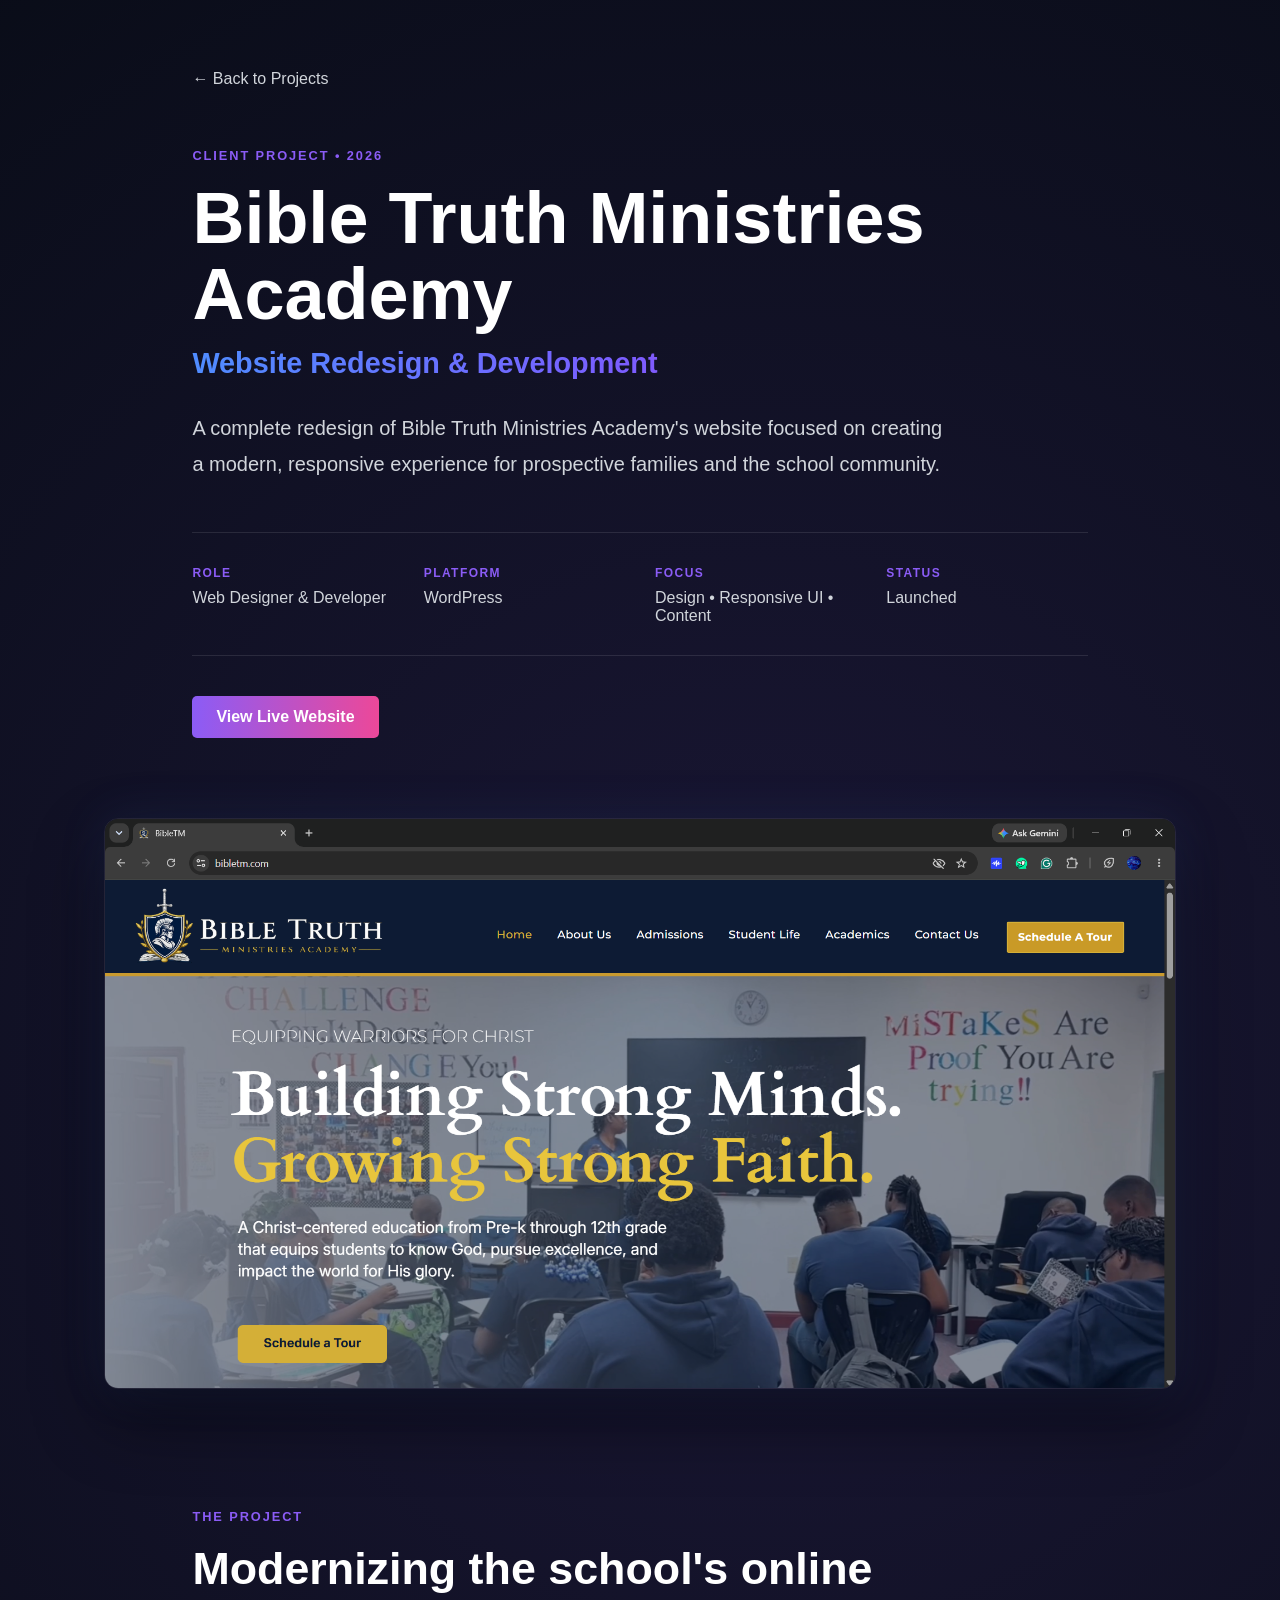
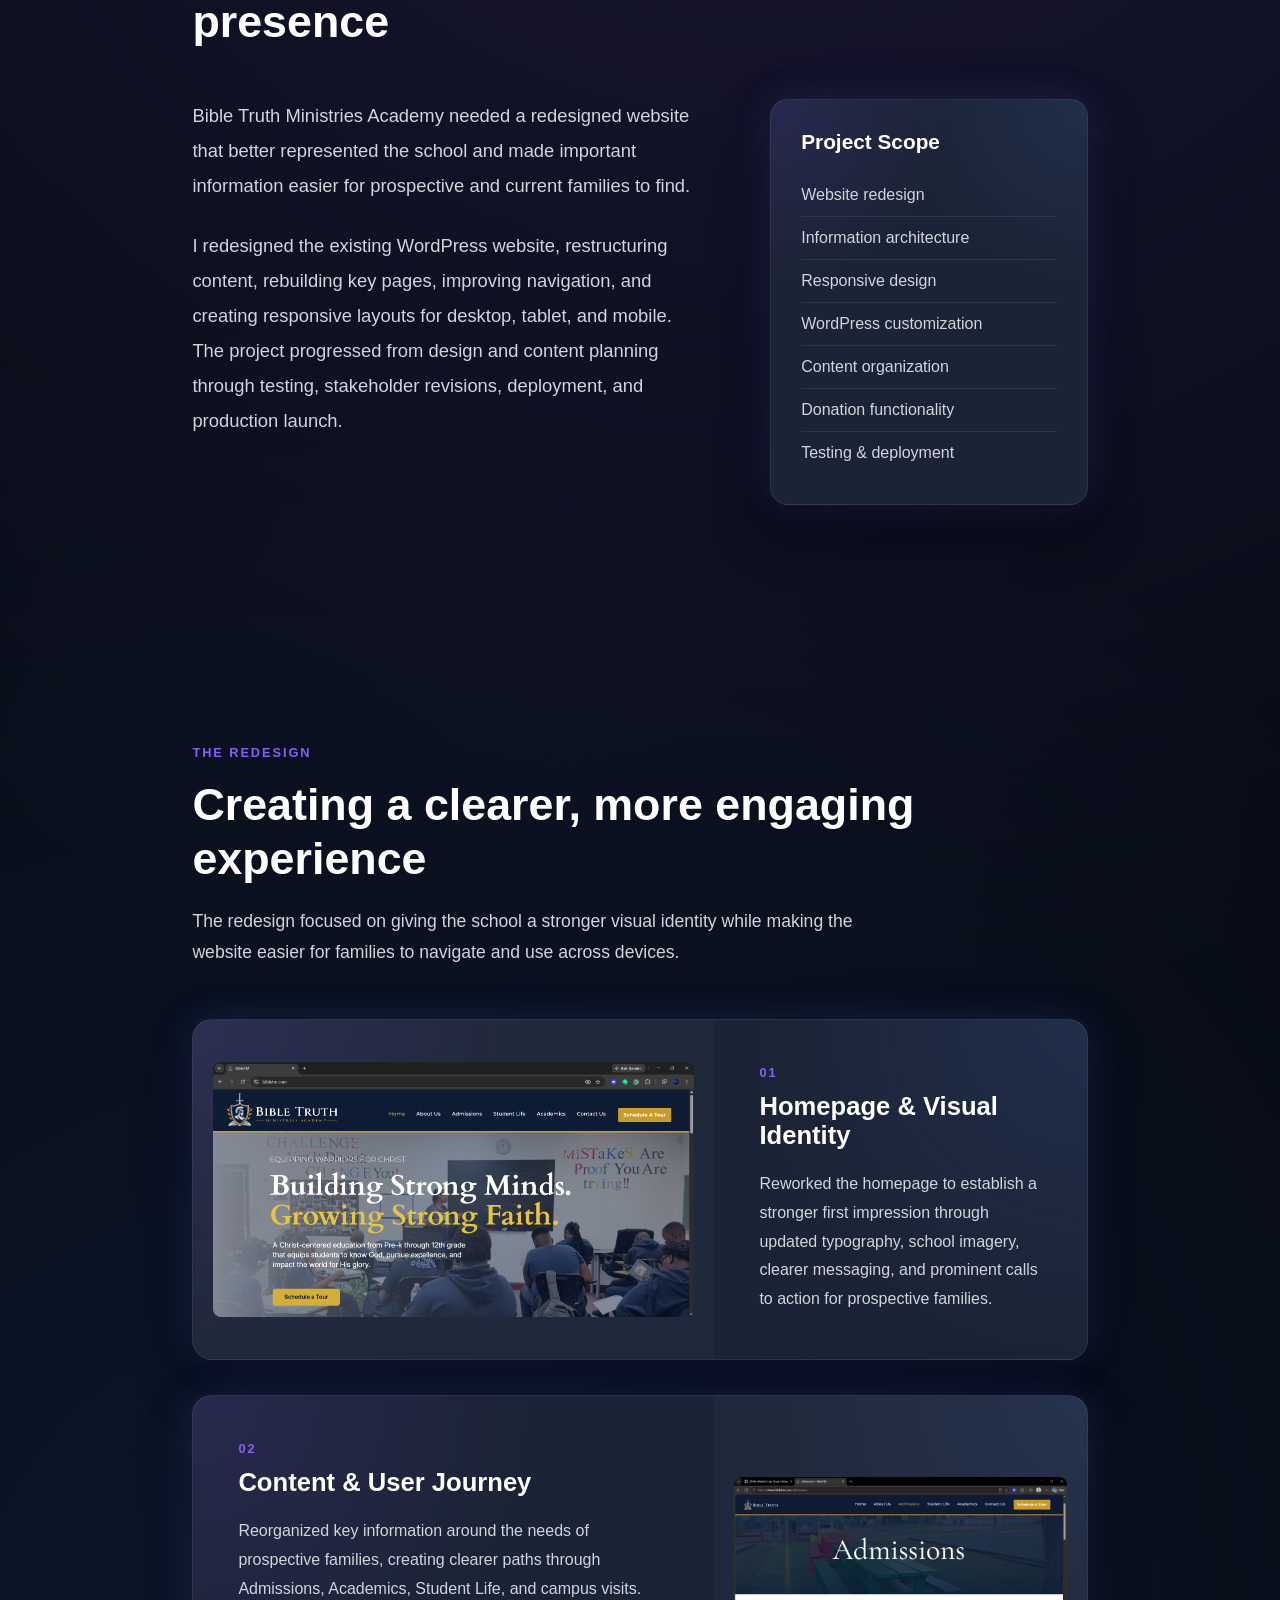
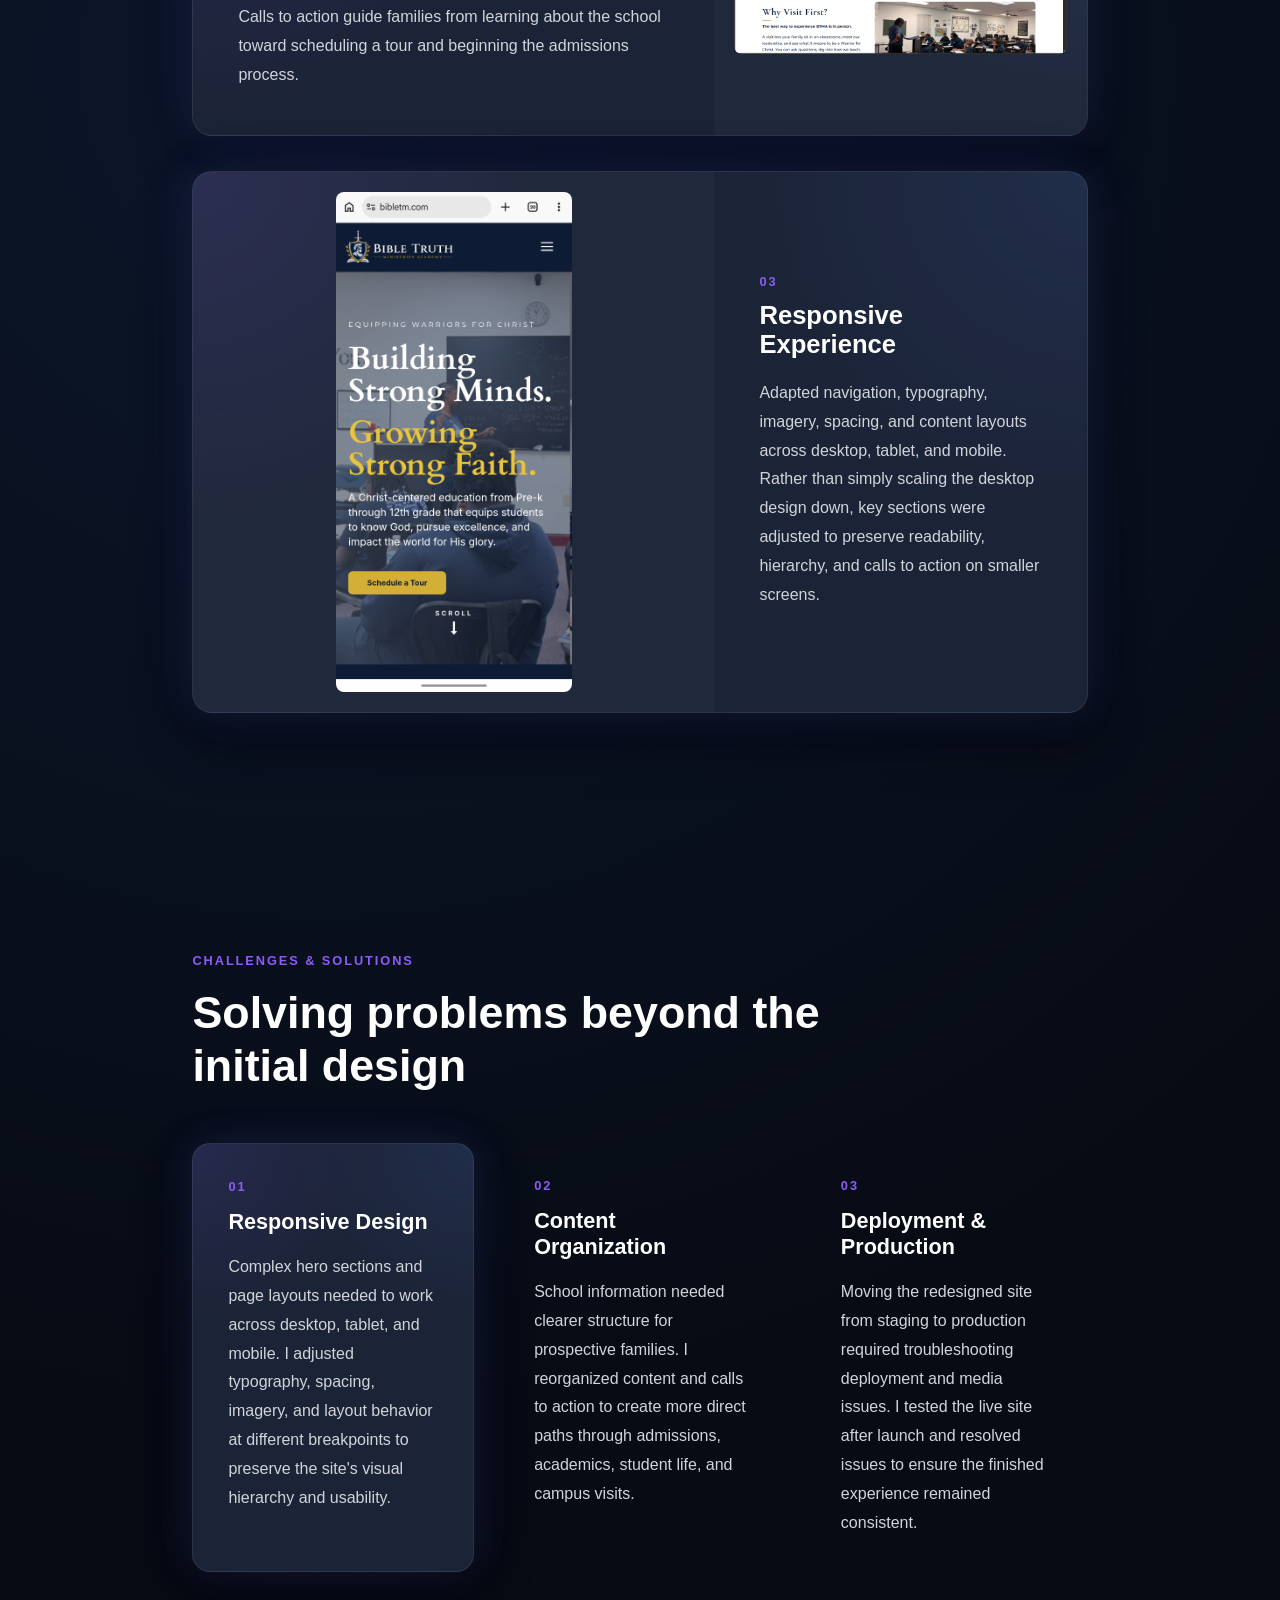
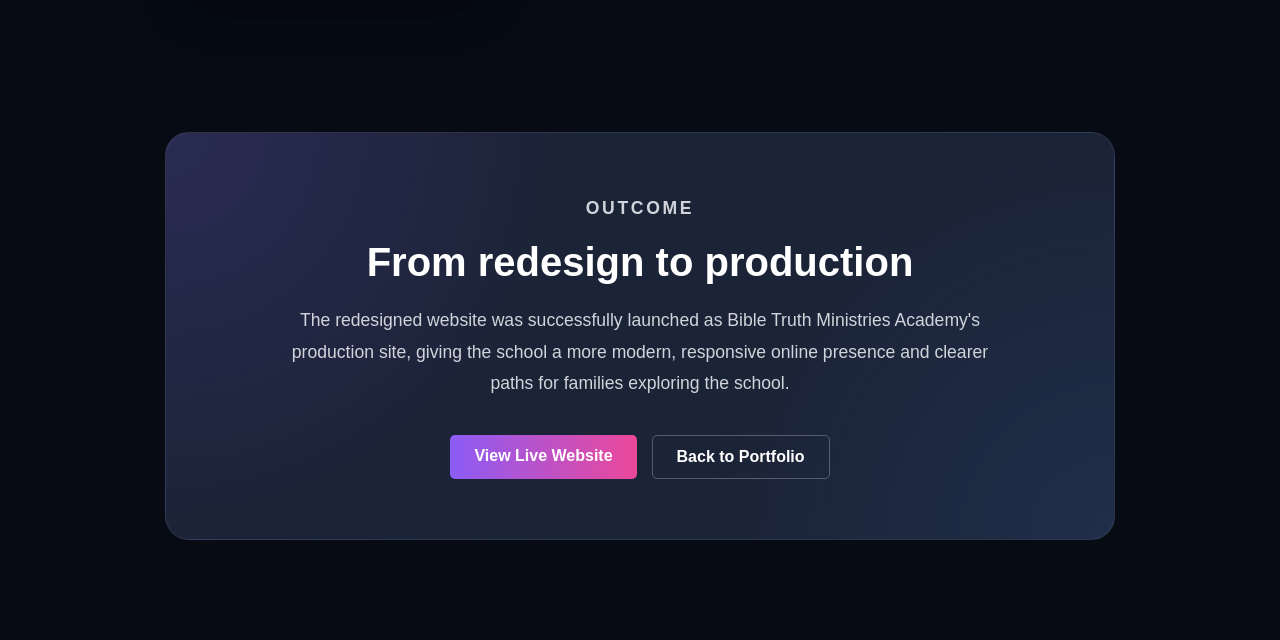
<file: btma-case-study.html>
<!DOCTYPE html>
<html lang="en">
<head>
    <meta charset="UTF-8">
    <meta name="viewport" content="width=device-width, initial-scale=1.0">

    <title>BTMA Website Case Study | Rebekah Dean</title>

    <link rel="stylesheet" href="style.css">
</head>

<body>

    <main class="case-study">

        <section class="case-study-hero">

            <a href="index.html#projects" class="back-link">
                ← Back to Projects
            </a>

            <p class="case-study-label">CLIENT PROJECT • 2026</p>

            <h1>Bible Truth Ministries Academy</h1>

            <p class="case-study-subtitle">
                Website Redesign & Development
            </p>

            <p class="case-study-intro">
                A complete redesign of Bible Truth Ministries Academy's
                website focused on creating a modern, responsive experience
                for prospective families and the school community.
            </p>

            <div class="case-study-details">
                <div>
                    <span>ROLE</span>
                    <p>Web Designer & Developer</p>
                </div>

                <div>
                    <span>PLATFORM</span>
                    <p>WordPress</p>
                </div>

                <div>
                    <span>FOCUS</span>
                    <p>Design • Responsive UI • Content</p>
                </div>

                <div>
                    <span>STATUS</span>
                    <p>Launched</p>
                </div>
            </div>

            <a href="https://www.bibletm.com/"
               target="_blank"
               rel="noopener noreferrer"
               class="case-study-button">
                View Live Website
            </a>

        </section>

        <section class="case-study-showcase">
            <img
                src="assets/BTMA_Website.png"
                alt="Bible Truth Ministries Academy redesigned homepage"
            >
        </section>

        <section class="case-study-section project-overview">

            <div class="section-heading">
                <p class="case-study-label">THE PROJECT</p>
                <h2>Modernizing the school's online presence</h2>
            </div>

            <div class="overview-grid">

                <div class="overview-main">
                    <p>
                        Bible Truth Ministries Academy needed a redesigned website
                        that better represented the school and made important
                        information easier for prospective and current families
                        to find.
                    </p>

                    <p>
                        I redesigned the existing WordPress website, restructuring
                        content, rebuilding key pages, improving navigation, and
                        creating responsive layouts for desktop, tablet, and mobile.
                        The project progressed from design and content planning
                        through testing, stakeholder revisions, deployment, and
                        production launch.
                    </p>
                </div>

                <div class="overview-scope portfolio-card">
                    <h3>Project Scope</h3>

                    <ul>
                        <li>Website redesign</li>
                        <li>Information architecture</li>
                        <li>Responsive design</li>
                        <li>WordPress customization</li>
                        <li>Content organization</li>
                        <li>Donation functionality</li>
                        <li>Testing & deployment</li>
                    </ul>
                </div>

            </div>

        </section>
        <section class="case-study-section redesign-section">

            <div class="section-heading">
                <p class="case-study-label">THE REDESIGN</p>
                <h2>Creating a clearer, more engaging experience</h2>

                <p class="section-description">
                    The redesign focused on giving the school a stronger visual
                    identity while making the website easier for families to
                    navigate and use across devices.
                </p>
            </div>

            <div class="redesign-grid">

                <article class="redesign-card">
                    <div class="redesign-image">
                        <img
                            src="assets/BTMA_Website.png"
                            alt="Bible Truth Ministries Academy redesigned homepage"
                        >
                    </div>

                    <div class="redesign-content">
                        <span>01</span>
                        <h3>Homepage & Visual Identity</h3>

                        <p>
                            Reworked the homepage to establish a stronger first
                            impression through updated typography, school imagery,
                            clearer messaging, and prominent calls to action for
                            prospective families.
                        </p>
                    </div>
                </article>


                <article class="redesign-card">
                    <div class="redesign-image">
                        <img
                            src="assets/BTMA_Admissions.png"
                            alt="Bible Truth Ministries Academy admissions page"
                        >
                    </div>

                    <div class="redesign-content">
                        <span>02</span>
                        <h3>Content & User Journey</h3>

                        <p>
                            Reorganized key information around the needs of prospective families, creating clearer paths through Admissions, Academics, Student Life, and campus visits. Calls to action guide families from learning about the school toward scheduling a tour and beginning the admissions process.
                        </p>
                    </div>
                </article>


                <article class="redesign-card">
                    <div class="redesign-image">
                        <img
                            class="mobile-preview"
                            src="assets/BTMA_Mobile.png"
                            alt="Bible Truth Ministries Academy mobile homepage"
                        >
                    </div>

                    <div class="redesign-content">
                        <span>03</span>
                        <h3>Responsive Experience</h3>

                        <p>
                            Adapted navigation, typography, imagery, spacing, and content layouts across desktop, tablet, and mobile. Rather than simply scaling the desktop design down, key sections were adjusted to preserve readability, hierarchy, and calls to action on smaller screens.
                        </p>
                    </div>
                </article>

            </div>

        </section>

        <section class="case-study-section challenges-section">

            <div class="section-heading">
                <p class="case-study-label">CHALLENGES & SOLUTIONS</p>
                <h2>Solving problems beyond the initial design</h2>
            </div>

            <div class="challenges-grid">

                <div class="challenge-card portfolio-card">
                    <span>01</span>
                    <h3>Responsive Design</h3>
                    <p>
                        Complex hero sections and page layouts needed to work across
                        desktop, tablet, and mobile. I adjusted typography, spacing,
                        imagery, and layout behavior at different breakpoints to
                        preserve the site's visual hierarchy and usability.
                    </p>
                </div>

                <div class="challenge-card">
                    <span>02</span>
                    <h3>Content Organization</h3>
                    <p>
                        School information needed clearer structure for prospective
                        families. I reorganized content and calls to action to create
                        more direct paths through admissions, academics, student life,
                        and campus visits.
                    </p>
                </div>

                <div class="challenge-card">
                    <span>03</span>
                    <h3>Deployment & Production</h3>
                    <p>
                        Moving the redesigned site from staging to production required
                        troubleshooting deployment and media issues. I tested the live
                        site after launch and resolved issues to ensure the finished
                        experience remained consistent.
                    </p>
                </div>

            </div>

        </section>
        <section class="case-study-outcome">

            <p class="case-study-label">OUTCOME</p>

            <h2>From redesign to production</h2>

            <p>
                The redesigned website was successfully launched as Bible Truth
                Ministries Academy's production site, giving the school a more
                modern, responsive online presence and clearer paths for families
                exploring the school.
            </p>

            <div class="outcome-buttons">
                <a
                    href="https://www.bibletm.com/"
                    target="_blank"
                    rel="noopener noreferrer"
                    class="case-study-button"
                >
                    View Live Website
                </a>

                <a href="index.html#projects" class="secondary-button">
                    Back to Portfolio
                </a>
            </div>

        </section>

    </main>

</body>
</html>
</file>
<file: style.css>
:root {
  --bg-primary: #070b14;
  --bg-card: #1b2336;
  --blue: #3b82f6;
  --cyan: #06b6d4;
  --gray-light: #d1d5db;
  --pink: #ec4899;
  --purple: #8b5cf6;
  --white: #fff;
  --font-main: "DM Sans", sans-serif;
  --gradient-primary: linear-gradient(90deg, #3b82f6, #06b6d4, #8b5cf6);
  --gradient-secondary: linear-gradient(90deg, #4f8cff, #7c5cff, #ec4899);
  --gradient-button: linear-gradient(90deg, #8b5cf6, #ec4899);
}

* {
  box-sizing: border-box;
  margin: 0;
  padding: 0;
}

html,
body {
  max-width: 100%;
  overflow-x: hidden;
}

body {
  background:
    radial-gradient(circle at 60% 20%, rgba(139, 92, 246, 0.15), transparent 35%),
    radial-gradient(circle at 25% 60%, rgba(59, 130, 246, 0.1), transparent 40%),
    var(--bg-primary);
  color: var(--white);
  font-family: var(--font-main);
}

nav {
  display: flex;
  gap: 25px;
  justify-content: flex-end;
  padding: 30px 10%;
}

nav a {
  color: var(--white);
  text-decoration: none;
}

nav a:hover {
  color: var(--blue);
}

button {
  background: var(--gradient-button);
  border: 0;
  border-radius: 5px;
  color: var(--white);
  cursor: pointer;
  font-size: 1rem;
  font-weight: 700;
  padding: 12px 24px;
  transition: 0.25s ease;
}

button:hover {
  transform: scale(1.08);
}

h2 {
  font-size: 3rem;
  margin-bottom: 30px;
  text-align: center;
}

.gradient-text,
.about-title span {
  background-clip: text;
  color: transparent;
  -webkit-background-clip: text;
}

.gradient-text {
  background-image: var(--gradient-primary);
  display: inline-block;
}

.about-title span {
  background-image: var(--gradient-secondary);
  -webkit-text-fill-color: transparent;
}

.home {
  align-items: center;
  display: flex;
  gap: 35px;
  justify-content: center;
  min-height: 80vh;
  padding: 80px 10% 40px;
}

.home-content,
.home-image,
.project-info,
.project-image {
  flex: 1;
}

.home-content {
  max-width: 600px;
}

.home-content h1 {
  font-size: 5rem;
  line-height: 1;
  margin-bottom: 15px;
}

.home-content h4 {
  font-size: 2rem;
  font-weight: 700;
  margin-bottom: 25px;
}

.home-content p {
  font-size: 1.5rem;
  padding-bottom: 10px;
}

.home-image {
  display: flex;
  justify-content: center;
}

.home-image img {
  border-radius: 50%;
  box-shadow: 0 0 65px rgba(59, 130, 246, 0.4);
  height: 520px;
  object-fit: contain;
  width: 520px;
}

.social-media {
  display: flex;
  gap: 15px;
}

.social-media img {
  height: 28px;
  max-width: 6rem;
}

.social-media-link:hover img {
  transform: scale(1.2);
}

.skills {
  background-color: rgba(255, 255, 255, 0.06);
  display: flex;
  font-size: 1.3rem;
  gap: 110px;
  justify-content: center;
  padding: 10px 20px;
}

.about {
  padding: 100px 10%;
  text-align: center;
}

.about-title {
  color: var(--white);
  font-size: 4rem;
  font-weight: 700;
  margin-bottom: 10px;
}

.about-line {
  background: var(--gradient-secondary);
  border-radius: 999px;
  height: 4px;
  margin: 0 auto 55px;
  width: 160px;
}

.about-card {
  background:
    radial-gradient(circle at top left, rgba(124, 92, 255, 0.12), transparent 35%),
    radial-gradient(circle at top right, rgba(79, 140, 255, 0.1), transparent 35%),
    var(--bg-card);
  border: 1px solid rgba(255, 255, 255, 0.08);
  border-radius: 28px;
  box-shadow:
    0 0 40px rgba(79, 140, 255, 0.1),
    0 0 60px rgba(139, 92, 246, 0.08),
    0 25px 55px rgba(0, 0, 0, 0.45);
  margin: auto;
  max-width: 1000px;
  padding: 50px;
  text-align: left;
  transition: 0.35s ease;
}

.about-card:hover {
  box-shadow:
    0 0 55px rgba(79, 140, 255, 0.15),
    0 0 70px rgba(139, 92, 246, 0.12),
    0 35px 70px rgba(0, 0, 0, 0.45);
  transform: translateY(-6px);
}

.about-card h3 {
  color: var(--purple);
  font-size: 2rem;
  margin-bottom: 25px;
}

.about-card p {
  color: var(--gray-light);
  font-size: 1.2rem;
  line-height: 2;
}

.project {
  align-items: center;
  display: flex;
  gap: 80px;
  justify-content: space-between;
  margin: 120px auto;
  max-width: 1300px;
  padding: 0 10%;
}

.project-info h3 {
  font-size: 1.8rem;
  padding-bottom: 30px;
}

.project-info p {
  font-size: 1rem;
  padding-bottom: 25px;
}

.project-info a {
  display: inline-block;
  margin: 10px;
}

.project-info .project-label {
  color: var(--purple);
  font-size: 0.75rem;
  font-weight: 700;
  letter-spacing: 0.12em;
  margin-bottom: 8px;
  padding-bottom: 0;
  text-transform: uppercase;
}

.project-image img,
.project-image video {
  border-radius: 8px;
  display: block;
  max-height: 480px;
  max-width: 500px;
}

footer {
  font-size: 35px;
  margin: 50px;
  text-align: center;
}

/* =========================
   BTMA CASE STUDY
   ========================= */

.case-study {
  padding-bottom: 100px;
}

.case-study-hero {
  margin: 0 auto;
  max-width: 1100px;
  padding: 70px 8% 60px;
}

.back-link {
  color: var(--gray-light);
  display: inline-block;
  margin-bottom: 60px;
  text-decoration: none;
  transition: 0.25s ease;
}

.back-link:hover {
  color: var(--purple);
  transform: translateX(-4px);
}

.case-study-label {
  color: var(--purple);
  font-size: 0.8rem;
  font-weight: 700;
  letter-spacing: 0.15em;
  margin-bottom: 18px;
}

.case-study-hero h1 {
  font-size: 4.5rem;
  line-height: 1.05;
  margin-bottom: 15px;
}

.case-study-subtitle {
  background: var(--gradient-secondary);
  background-clip: text;
  color: transparent;
  font-size: 1.8rem;
  font-weight: 700;
  margin-bottom: 30px;
  -webkit-background-clip: text;
  -webkit-text-fill-color: transparent;
}

.case-study-intro {
  color: var(--gray-light);
  font-size: 1.25rem;
  line-height: 1.8;
  max-width: 750px;
}

.case-study-details {
  border-bottom: 1px solid rgba(255, 255, 255, 0.1);
  border-top: 1px solid rgba(255, 255, 255, 0.1);
  display: grid;
  gap: 30px;
  grid-template-columns: repeat(4, 1fr);
  margin: 50px 0 40px;
  padding: 30px 0;
}

.case-study-details span {
  color: var(--purple);
  font-size: 0.75rem;
  font-weight: 700;
  letter-spacing: 0.12em;
}

.case-study-details p {
  color: var(--gray-light);
  margin-top: 8px;
}

.case-study-button {
  background: var(--gradient-button);
  border-radius: 5px;
  color: var(--white);
  display: inline-block;
  font-weight: 700;
  padding: 12px 24px;
  text-decoration: none;
  transition: 0.25s ease;
}

.case-study-button:hover {
  transform: scale(1.05);
}

.case-study-showcase {
  margin: 20px auto 0;
  max-width: 1200px;
  padding: 0 5%;
}

.case-study-showcase img {
  border: 1px solid rgba(255, 255, 255, 0.08);
  border-radius: 14px;
  box-shadow:
    0 0 50px rgba(79, 140, 255, 0.1),
    0 30px 70px rgba(0, 0, 0, 0.45);
  display: block;
  height: auto;
  width: 100%;
}

.case-study-section {
  margin: 0 auto;
  max-width: 1100px;
  padding: 120px 8%;
}

.section-heading {
  margin-bottom: 50px;
  max-width: 750px;
}

.section-heading h2 {
  font-size: 2.8rem;
  line-height: 1.2;
  margin-bottom: 0;
  text-align: left;
}

.overview-grid {
  align-items: start;
  display: grid;
  gap: 70px;
  grid-template-columns: 1.6fr 1fr;
}

.overview-main p {
  color: var(--gray-light);
  font-size: 1.15rem;
  line-height: 1.9;
  margin-bottom: 25px;
}

.overview-scope {
  border-radius: 18px;
  padding: 30px;
}

.overview-scope h3 {
  font-size: 1.3rem;
  margin-bottom: 20px;
}

.overview-scope ul {
  list-style: none;
}

.overview-scope li {
  border-bottom: 1px solid rgba(255, 255, 255, 0.08);
  color: var(--gray-light);
  padding: 12px 0;
}

.overview-scope li:last-child {
  border-bottom: none;
}
.section-description {
  color: var(--gray-light);
  font-size: 1.1rem;
  line-height: 1.8;
  margin-top: 20px;
  max-width: 700px;
}

.redesign-grid {
  display: grid;
  gap: 35px;
}

.redesign-card {
  background:
    radial-gradient(circle at top left, rgba(124, 92, 255, 0.12), transparent 35%),
    radial-gradient(circle at top right, rgba(79, 140, 255, 0.1), transparent 35%),
    var(--bg-card);

  border: 1px solid rgba(255, 255, 255, 0.08);
  border-radius: 20px;

  box-shadow:
    0 0 40px rgba(79, 140, 255, 0.1),
    0 0 60px rgba(139, 92, 246, 0.08),
    0 25px 55px rgba(0, 0, 0, 0.45);

  display: grid;
  grid-template-columns: 1.4fr 1fr;
  overflow: hidden;

  transition: 0.35s ease;
}

.redesign-card:hover {
  box-shadow:
    0 0 55px rgba(79, 140, 255, 0.15),
    0 0 70px rgba(139, 92, 246, 0.12),
    0 35px 70px rgba(0, 0, 0, 0.45);

  transform: translateY(-6px);
}

.redesign-card:nth-child(even) .redesign-image {
  order: 2;
}

.redesign-image {
    align-items: center;
    background: rgba(255, 255, 255, 0.025);
    display: flex;
    justify-content: center;
    padding: 20px;
}

.redesign-image img {
    border-radius: 8px;
    display: block;
    height: auto;
    max-height: 430px;
    object-fit: contain;
    width: 100%;
}
.redesign-image img.mobile-preview {
    max-height: 500px;
    width: auto;
}

.redesign-content {
  align-self: center;
  padding: 45px;
}

.redesign-content span {
  color: var(--purple);
  display: block;
  font-size: 0.8rem;
  font-weight: 700;
  letter-spacing: 0.15em;
  margin-bottom: 12px;
}

.redesign-content h3 {
  font-size: 1.6rem;
  margin-bottom: 20px;
}

.redesign-content p {
  color: var(--gray-light);
  line-height: 1.8;
}

.challenges-grid {
  display: grid;
  gap: 25px;
  grid-template-columns: repeat(3, 1fr);
}

.challenge-card {
  border-radius: 18px;
  padding: 35px;
}

.challenge-card span {
  color: var(--purple);
  display: block;
  font-size: 0.8rem;
  font-weight: 700;
  letter-spacing: 0.15em;
  margin-bottom: 15px;
}

.challenge-card h3 {
  font-size: 1.35rem;
  margin-bottom: 18px;
}

.challenge-card p {
  color: var(--gray-light);
  line-height: 1.8;
}
.portfolio-card {
  background:
    radial-gradient(circle at top left, rgba(124, 92, 255, 0.12), transparent 35%),
    radial-gradient(circle at top right, rgba(79, 140, 255, 0.1), transparent 35%),
    var(--bg-card);

  border: 1px solid rgba(255, 255, 255, 0.08);
  box-shadow:
    0 0 40px rgba(79, 140, 255, 0.1),
    0 0 60px rgba(139, 92, 246, 0.08),
    0 25px 55px rgba(0, 0, 0, 0.45);

  transition: 0.35s ease;
}

.portfolio-card:hover {
  box-shadow:
    0 0 55px rgba(79, 140, 255, 0.15),
    0 0 70px rgba(139, 92, 246, 0.12),
    0 35px 70px rgba(0, 0, 0, 0.45);

  transform: translateY(-6px);
}

.case-study-outcome {
  background:
    radial-gradient(circle at top left, rgba(124, 92, 255, 0.15), transparent 40%),
    radial-gradient(circle at bottom right, rgba(79, 140, 255, 0.1), transparent 40%),
    var(--bg-card);
  border: 1px solid rgba(255, 255, 255, 0.08);
  border-radius: 24px;
  margin: 40px auto 0;
  max-width: 950px;
  padding: 60px;
  text-align: center;
}

.case-study-outcome .case-study-label {
  margin-bottom: 15px;
}

.case-study-outcome h2 {
  font-size: 2.5rem;
  margin-bottom: 20px;
}

.case-study-outcome > p {
  color: var(--gray-light);
  font-size: 1.1rem;
  line-height: 1.8;
  margin: 0 auto;
  max-width: 700px;
}

.outcome-buttons {
  display: flex;
  gap: 15px;
  justify-content: center;
  margin-top: 35px;
}

.secondary-button {
  border: 1px solid rgba(255, 255, 255, 0.25);
  border-radius: 5px;
  color: var(--white);
  display: inline-block;
  font-weight: 700;
  padding: 12px 24px;
  text-decoration: none;
  transition: 0.25s ease;
}

.secondary-button:hover {
  background: rgba(255, 255, 255, 0.08);
  transform: scale(1.05);
}

@media (max-width: 1024px) {
  nav {
    justify-content: center;
    padding: 28px 6%;
  }

  .home {
    gap: 45px;
    min-height: auto;
    padding: 70px 7% 50px;
  }

  .home-content h1 {
    font-size: 4rem;
  }

  .home-content h4 {
    font-size: 1.7rem;
  }

  .home-content p {
    font-size: 1.25rem;
  }

  .home-image img {
    height: 380px;
    width: 380px;
  }

  .skills {
    flex-wrap: wrap;
    gap: 35px;
    padding: 15px 6%;
  }

  .about {
    padding: 90px 7%;
  }

  .project {
    gap: 45px;
    margin: 100px auto;
    padding: 0 7%;
  }

  .project-image img,
  .project-image video {
    height: auto;
    max-width: 420px;
    width: 100%;
  }
}

@media (max-width: 768px) {
  nav {
    flex-wrap: wrap;
    font-size: 0.9rem;
    gap: 14px;
    padding: 20px 5%;
  }

  button {
    font-size: 0.9rem;
    padding: 10px 18px;
  }

  .home {
    flex-direction: column-reverse;
    gap: 30px;
    padding: 50px 8% 40px;
    text-align: center;
  }

  .home-content h1 {
    font-size: 3.2rem;
  }

  .home-content h4 {
    font-size: 1.5rem;
  }

  .home-content p {
    font-size: 1.1rem;
  }

  .home-image img {
    height: 280px;
    width: 280px;
  }

  .social-media {
    justify-content: center;
    margin-bottom: 15px;
  }

  .skills {
    display: grid;
    font-size: 1rem;
    gap: 15px;
    grid-template-columns: repeat(2, 1fr);
    padding: 20px;
    place-items: center;
  }

  .skills span {
    background: rgba(255, 255, 255, 0.08);
    border: 1px solid rgba(255, 255, 255, 0.08);
    border-radius: 999px;
    max-width: 130px;
    padding: 8px 14px;
    text-align: center;
    width: 100%;
  }

  .about {
    padding: 70px 7%;
  }

  .about-title {
    font-size: 3rem;
  }

  .about-card {
    padding: 30px;
  }

  .about-card h3 {
    font-size: 1.6rem;
  }

  .about-card p {
    font-size: 1rem;
    line-height: 1.8;
  }

  .project {
    flex-direction: column;
    gap: 30px;
    margin: 80px auto;
    padding: 0 7%;
    text-align: center;
  }

  .project-info {
    order: 1;
  }

  .project-image {
    order: 2;
  }

  .project-info h3 {
    font-size: 1.6rem;
    padding-bottom: 18px;
  }

  .project-info p {
    font-size: 0.95rem;
  }

  .project-image img,
  .project-image video {
    display: block;
    height: auto;
    max-height: none;
    max-width: 100%;
    width: 100%;
  }

  footer {
    font-size: 1rem;
    margin: 40px 20px;
  }

  .footer-links {
    display: flex;
    flex-wrap: wrap;
    gap: 12px;
    justify-content: center;
  }
  .case-study-hero {
    padding: 40px 7% 45px;
  }

  .back-link {
    margin-bottom: 40px;
  }

  .case-study-hero h1 {
    font-size: 2.8rem;
  }

  .case-study-subtitle {
    font-size: 1.4rem;
  }

  .case-study-intro {
    font-size: 1.05rem;
    line-height: 1.7;
  }

  .case-study-details {
    gap: 25px;
    grid-template-columns: repeat(2, 1fr);
    margin: 40px 0 35px;
  }

  .case-study-showcase {
    padding: 0 7%;
  }

  .case-study-section {
    padding: 80px 7%;
  }

  .section-heading {
    margin-bottom: 35px;
  }

  .section-heading h2 {
    font-size: 2.1rem;
  }

  .overview-grid {
    gap: 40px;
    grid-template-columns: 1fr;
  }

  .overview-main p {
    font-size: 1rem;
    line-height: 1.8;
  }
  .redesign-card {
    grid-template-columns: 1fr;
  }

  .redesign-card:nth-child(even) .redesign-image {
    order: 0;
  }

  .redesign-image {
    min-height: 220px;
  }

  .redesign-content {
    padding: 30px;
  }

  .redesign-content h3 {
    font-size: 1.4rem;
  }

  .challenges-grid {
    grid-template-columns: 1fr;
  }

  .challenge-card {
    padding: 30px;
  }

  .case-study-outcome {
    border-radius: 18px;
    margin: 30px 7% 0;
    padding: 45px 25px;
  }

  .case-study-outcome h2 {
    font-size: 2rem;
  }

  .case-study-outcome > p {
    font-size: 1rem;
  }

  .outcome-buttons {
    align-items: stretch;
    flex-direction: column;
  }

  .outcome-buttons a {
    text-align: center;
  }

}
</file>
